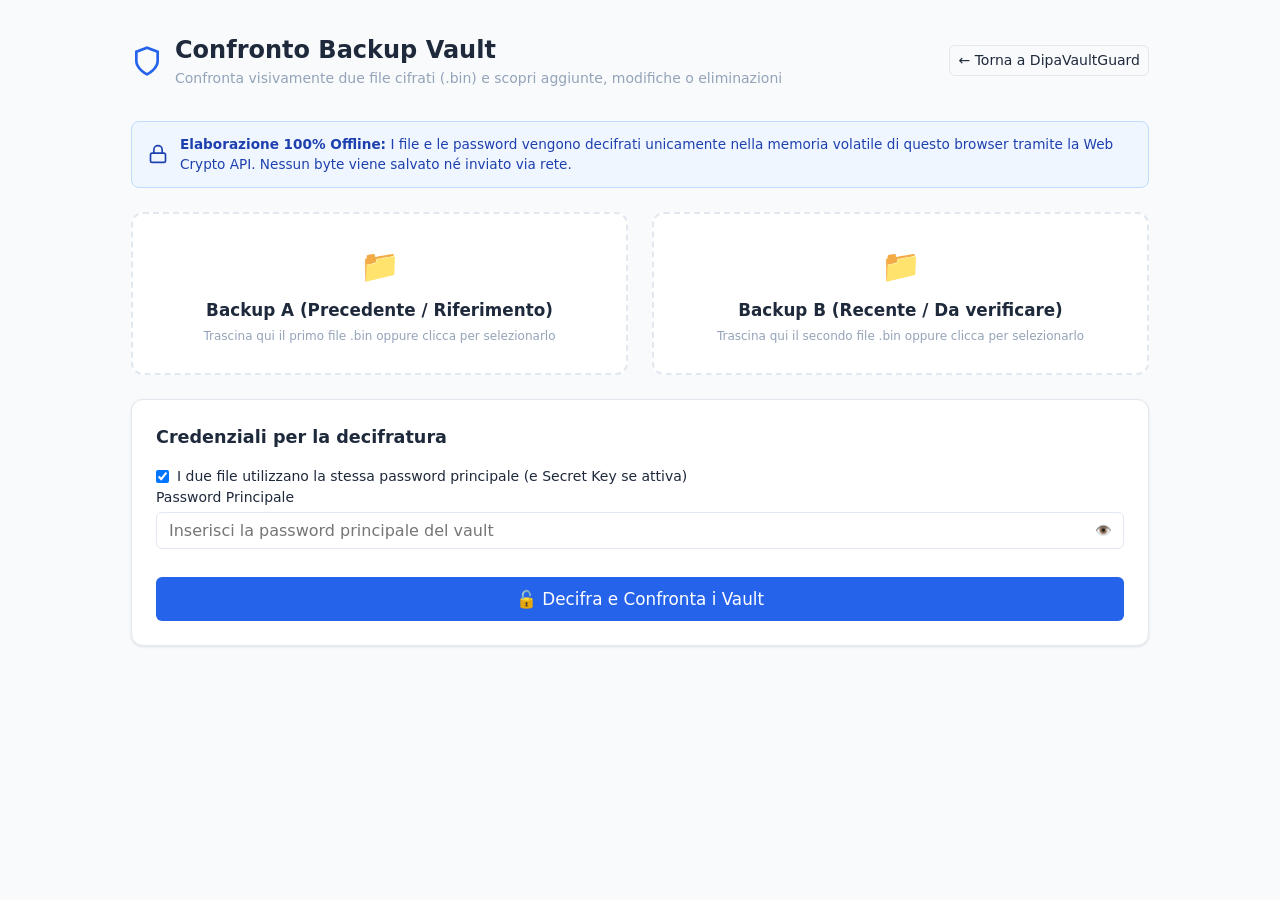
<file: confronta.html>
<!DOCTYPE html>
<html lang="it">
<head>
    <meta charset="UTF-8">
    <meta name="viewport" content="width=device-width, initial-scale=1.0">
    <title>Confronto Backup — DipaVaultGuard</title>
    <link rel="stylesheet" href="./css_Claude_2FA/style_Claude_2FA.css">
    <style>
        .diff-container {
            max-width: 1050px;
            margin: 0 auto;
            padding: 2rem 1rem 4rem;
        }
        .diff-header {
            display: flex;
            justify-content: space-between;
            align-items: center;
            margin-bottom: 2rem;
            flex-wrap: wrap;
            gap: 1rem;
        }
        .diff-header-title {
            display: flex;
            align-items: center;
            gap: 0.75rem;
        }
        .diff-header-title h1 {
            font-size: 1.5rem;
            color: var(--text-primary);
        }
        .file-drop-grid {
            display: grid;
            grid-template-columns: 1fr 1fr;
            gap: 1.5rem;
            margin-bottom: 1.5rem;
        }
        @media (max-width: 768px) {
            .file-drop-grid {
                grid-template-columns: 1fr;
            }
        }
        .file-drop-zone {
            background: var(--surface);
            border: 2px dashed var(--border);
            border-radius: var(--radius-lg);
            padding: 1.75rem 1.25rem;
            text-align: center;
            cursor: pointer;
            transition: var(--transition);
            position: relative;
        }
        .file-drop-zone:hover, .file-drop-zone.dragover {
            border-color: var(--primary);
            background: var(--primary-light);
        }
        .file-drop-zone.file-loaded {
            border-style: solid;
            border-color: var(--success);
            background: #f0fdf4;
        }
        .file-info-badge {
            display: inline-block;
            margin-top: 0.5rem;
            font-size: 0.8rem;
            padding: 0.2rem 0.6rem;
            border-radius: 999px;
            font-weight: 500;
        }
        .badge-2skd {
            background: #fef3c7;
            color: #92400e;
            border: 1px solid #fde68a;
        }
        .badge-v1 {
            background: #e0f2fe;
            color: #0369a1;
        }
        .cred-card {
            background: var(--surface);
            border: 1px solid var(--border);
            border-radius: var(--radius-lg);
            padding: 1.5rem;
            margin-bottom: 1.5rem;
            box-shadow: var(--shadow-sm);
        }
        .summary-grid {
            display: grid;
            grid-template-columns: repeat(auto-fit, minmax(150px, 1fr));
            gap: 1rem;
            margin-bottom: 1.5rem;
        }
        .summary-card {
            background: var(--surface);
            border-radius: var(--radius-md);
            padding: 1rem;
            text-align: center;
            border: 1px solid var(--border);
            box-shadow: var(--shadow-sm);
        }
        .summary-card.stat-added { border-top: 4px solid var(--success); }
        .summary-card.stat-mod { border-top: 4px solid var(--warning); }
        .summary-card.stat-del { border-top: 4px solid var(--danger); }
        .summary-card.stat-same { border-top: 4px solid var(--text-muted); }
        .summary-num {
            font-size: 1.75rem;
            font-weight: 700;
            line-height: 1.2;
        }
        .summary-label {
            font-size: 0.8rem;
            color: var(--text-secondary);
            margin-top: 0.25rem;
        }
        .filter-bar {
            display: flex;
            gap: 0.5rem;
            flex-wrap: wrap;
            align-items: center;
            margin-bottom: 1.5rem;
        }
        .filter-btn {
            padding: 0.4rem 0.8rem;
            border-radius: 999px;
            font-size: 0.85rem;
            background: var(--surface);
            border: 1px solid var(--border);
            color: var(--text-secondary);
            cursor: pointer;
            transition: var(--transition);
        }
        .filter-btn.active {
            background: var(--primary);
            color: white;
            border-color: var(--primary);
        }
        .diff-card {
            background: var(--surface);
            border-radius: var(--radius-md);
            border: 1px solid var(--border);
            padding: 1.25rem;
            margin-bottom: 1rem;
            box-shadow: var(--shadow-sm);
            transition: var(--transition);
        }
        .diff-card.diff-added {
            border-left: 5px solid var(--success);
            background: #fcfdfc;
        }
        .diff-card.diff-removed {
            border-left: 5px solid var(--danger);
            background: #fffafa;
        }
        .diff-card.diff-modified {
            border-left: 5px solid var(--warning);
            background: #fffdfa;
        }
        .diff-card.diff-identical {
            border-left: 5px solid #cbd5e1;
            opacity: 0.85;
        }
        .diff-card-header {
            display: flex;
            justify-content: space-between;
            align-items: center;
            flex-wrap: wrap;
            gap: 0.5rem;
            margin-bottom: 0.75rem;
        }
        .diff-item-title {
            font-size: 1.15rem;
            font-weight: 600;
            color: var(--text-primary);
            display: flex;
            align-items: center;
            gap: 0.5rem;
        }
        .diff-tag {
            font-size: 0.75rem;
            font-weight: 600;
            padding: 0.2rem 0.5rem;
            border-radius: 4px;
            text-transform: uppercase;
        }
        .tag-added { background: #dcfce7; color: #166534; }
        .tag-removed { background: #fee2e2; color: #991b1b; }
        .tag-modified { background: #fef3c7; color: #92400e; }
        .tag-identical { background: #f1f5f9; color: #475569; }

        .diff-table {
            width: 100%;
            border-collapse: collapse;
            font-size: 0.9rem;
            margin-top: 0.5rem;
        }
        .diff-table th, .diff-table td {
            padding: 0.5rem 0.75rem;
            text-align: left;
            border-top: 1px solid var(--border);
            vertical-align: top;
        }
        .diff-table th {
            width: 120px;
            color: var(--text-secondary);
            font-weight: 500;
            background: rgba(0,0,0,0.01);
        }
        .diff-val-old {
            background: #fee2e2;
            color: #991b1b;
            padding: 0.2rem 0.4rem;
            border-radius: 4px;
            display: inline-block;
            word-break: break-all;
        }
        .diff-val-new {
            background: #dcfce7;
            color: #166534;
            padding: 0.2rem 0.4rem;
            border-radius: 4px;
            display: inline-block;
            word-break: break-all;
        }
        .masked-pwd {
            font-family: var(--font-mono);
            letter-spacing: 2px;
        }
        .raw-pwd {
            font-family: var(--font-mono);
            background: #f1f5f9;
            padding: 0.15rem 0.4rem;
            border-radius: 4px;
        }
        .btn-mini {
            padding: 0.15rem 0.4rem;
            font-size: 0.75rem;
            border: 1px solid var(--border);
            border-radius: 4px;
            background: var(--surface);
            cursor: pointer;
            margin-left: 0.35rem;
        }
        .btn-mini:hover { background: var(--bg); }
        .notes-box {
            white-space: pre-wrap;
            font-family: inherit;
            font-size: 0.85rem;
            padding: 0.4rem 0.6rem;
            border-radius: 4px;
            max-height: 150px;
            overflow-y: auto;
        }
        .toast-popup {
            position: fixed;
            bottom: 2rem;
            right: 2rem;
            background: #1e293b;
            color: white;
            padding: 0.75rem 1.25rem;
            border-radius: var(--radius-md);
            box-shadow: var(--shadow-lg);
            font-size: 0.9rem;
            z-index: 9999;
            animation: fadeIn 0.2s ease-out;
        }
        @keyframes fadeIn {
            from { opacity: 0; transform: translateY(10px); }
            to { opacity: 1; transform: translateY(0); }
        }
        .security-banner {
            background: #eff6ff;
            border: 1px solid #bfdbfe;
            border-radius: var(--radius-md);
            padding: 0.75rem 1rem;
            margin-bottom: 1.5rem;
            font-size: 0.85rem;
            color: #1e40af;
            display: flex;
            align-items: center;
            gap: 0.75rem;
        }
    </style>
</head>
<body>
    <div class="diff-container">
        <!-- Header -->
        <header class="diff-header">
            <div class="diff-header-title">
                <svg class="icon icon-shield text-primary" style="width: 32px; height: 32px;" viewBox="0 0 24 24" fill="none" stroke="currentColor" stroke-width="2">
                    <path d="M12 22s8-4 8-10V5l-8-3-8 3v7c0 6 8 10 8 10z"/>
                </svg>
                <div>
                    <h1>Confronto Backup Vault</h1>
                    <p class="text-sm text-muted">Confronta visivamente due file cifrati (.bin) e scopri aggiunte, modifiche o eliminazioni</p>
                </div>
            </div>
            <a href="index.html" class="btn btn-secondary btn-sm">
                ← Torna a DipaVaultGuard
            </a>
        </header>

        <div class="security-banner">
            <svg style="width:20px;height:20px;flex-shrink:0;" viewBox="0 0 24 24" fill="none" stroke="currentColor" stroke-width="2">
                <rect x="3" y="11" width="18" height="11" rx="2" ry="2"></rect>
                <path d="M7 11V7a5 5 0 0 1 10 0v4"></path>
            </svg>
            <div>
                <strong>Elaborazione 100% Offline:</strong> I file e le password vengono decifrati unicamente nella memoria volatile di questo browser tramite la Web Crypto API. Nessun byte viene salvato né inviato via rete.
            </div>
        </div>

        <!-- File selection boxes -->
        <div class="file-drop-grid">
            <!-- File A -->
            <div class="file-drop-zone" id="drop-zone-a" onclick="document.getElementById('file-input-a').click()">
                <input type="file" id="file-input-a" accept=".bin,.enc" class="hidden">
                <div style="font-size: 2rem; margin-bottom: 0.5rem;">📁</div>
                <h3 style="font-size: 1.05rem; margin-bottom: 0.25rem;">Backup A (Precedente / Riferimento)</h3>
                <p class="text-xs text-muted" id="file-desc-a">Trascina qui il primo file .bin oppure clicca per selezionarlo</p>
                <div id="file-meta-a" class="mt-2 hidden"></div>
            </div>

            <!-- File B -->
            <div class="file-drop-zone" id="drop-zone-b" onclick="document.getElementById('file-input-b').click()">
                <input type="file" id="file-input-b" accept=".bin,.enc" class="hidden">
                <div style="font-size: 2rem; margin-bottom: 0.5rem;">📁</div>
                <h3 style="font-size: 1.05rem; margin-bottom: 0.25rem;">Backup B (Recente / Da verificare)</h3>
                <p class="text-xs text-muted" id="file-desc-b">Trascina qui il secondo file .bin oppure clicca per selezionarlo</p>
                <div id="file-meta-b" class="mt-2 hidden"></div>
            </div>
        </div>

        <!-- Credentials Card -->
        <div class="cred-card">
            <h3 style="font-size: 1.1rem; margin-bottom: 1rem;">Credenziali per la decifratura</h3>

            <div class="mb-3">
                <label class="checkbox-label text-sm">
                    <input type="checkbox" id="check-same-creds" checked>
                    <span>I due file utilizzano la stessa password principale (e Secret Key se attiva)</span>
                </label>
            </div>

            <!-- Common Credentials -->
            <div id="group-common-creds">
                <div class="form-group">
                    <label for="pwd-common">Password Principale</label>
                    <div class="input-with-icon">
                        <input type="password" id="pwd-common" placeholder="Inserisci la password principale del vault" autocomplete="off">
                        <button type="button" class="btn-icon" onclick="toggleVisibility('pwd-common')">👁️</button>
                    </div>
                </div>

                <div class="form-group hidden" id="group-secret-key-common">
                    <label for="sk-common">Secret Key (2SKD)</label>
                    <input type="text" id="sk-common" placeholder="es. DVG2-XXXXXX-XXXXXX-XXXXXX-XXXXXX" autocomplete="off">
                    <span class="text-xs text-muted">Uno o entrambi i file richiedono la Secret Key ad alta entropia.</span>
                </div>
            </div>

            <!-- Separate Credentials (hidden by default) -->
            <div id="group-separate-creds" class="hidden">
                <div class="form-row">
                    <div class="flex-half">
                        <h4>Credenziali Backup A</h4>
                        <div class="form-group mt-2">
                            <label for="pwd-a">Password A</label>
                            <input type="password" id="pwd-a" placeholder="Password Backup A">
                        </div>
                        <div class="form-group hidden" id="group-sk-a">
                            <label for="sk-a">Secret Key A</label>
                            <input type="text" id="sk-a" placeholder="DVG2-...">
                        </div>
                    </div>
                    <div class="flex-half">
                        <h4>Credenziali Backup B</h4>
                        <div class="form-group mt-2">
                            <label for="pwd-b">Password B</label>
                            <input type="password" id="pwd-b" placeholder="Password Backup B">
                        </div>
                        <div class="form-group hidden" id="group-sk-b">
                            <label for="sk-b">Secret Key B</label>
                            <input type="text" id="sk-b" placeholder="DVG2-...">
                        </div>
                    </div>
                </div>
            </div>

            <button type="button" class="btn btn-primary btn-block mt-3" id="btn-compare" style="padding: 0.75rem; font-size: 1.05rem;" disabled>
                🔓 Decifra e Confronta i Vault
            </button>
            <div id="compare-status" class="text-center text-sm text-muted mt-2 hidden"></div>
        </div>

        <!-- Results Section (hidden until comparison is performed) -->
        <div id="results-section" class="hidden">
            <!-- Metadata Comparison Banner -->
            <div style="background: var(--surface); border: 1px solid var(--border); border-radius: var(--radius-md); padding: 1rem; margin-bottom: 1.5rem; display: flex; justify-content: space-between; flex-wrap: wrap; gap: 0.75rem;" class="text-sm">
                <div>
                    <strong>Data Backup A:</strong> <span id="meta-date-a" class="text-muted">-</span>
                </div>
                <div>
                    <strong>Data Backup B:</strong> <span id="meta-date-b" class="text-muted">-</span>
                </div>
                <div>
                    <strong>Esito date:</strong> <span id="meta-date-diff" class="text-primary font-bold">-</span>
                </div>
            </div>

            <!-- Summary KPI Grid -->
            <div class="summary-grid">
                <div class="summary-card stat-added">
                    <div class="summary-num text-success" id="stat-added">0</div>
                    <div class="summary-label">Voci Nuove in B</div>
                </div>
                <div class="summary-card stat-mod">
                    <div class="summary-num text-warning" id="stat-mod">0</div>
                    <div class="summary-label">Voci Modificate</div>
                </div>
                <div class="summary-card stat-del">
                    <div class="summary-num text-danger" id="stat-del">0</div>
                    <div class="summary-label">Voci Eliminate in B</div>
                </div>
                <div class="summary-card stat-same">
                    <div class="summary-num text-muted" id="stat-same">0</div>
                    <div class="summary-label">Voci Invariate</div>
                </div>
            </div>

            <!-- Categories diff notice if any -->
            <div id="categories-diff-box" class="hidden" style="background: #f8fafc; border-left: 4px solid var(--primary); padding: 0.75rem 1rem; margin-bottom: 1.5rem; border-radius: 4px; font-size: 0.85rem;"></div>

            <!-- Filters & Actions -->
            <div style="display:flex; justify-content: space-between; align-items: center; flex-wrap: wrap; gap: 1rem; margin-bottom: 1rem;">
                <div class="filter-bar" style="margin-bottom:0;">
                    <button class="filter-btn active" data-filter="diffs" id="btn-filter-diffs">Solo Differenze (<span id="cnt-diffs">0</span>)</button>
                    <button class="filter-btn" data-filter="mod">Modificate (<span id="cnt-mod">0</span>)</button>
                    <button class="filter-btn" data-filter="added">Aggiunte (<span id="cnt-added">0</span>)</button>
                    <button class="filter-btn" data-filter="removed">Rimosse (<span id="cnt-del">0</span>)</button>
                    <button class="filter-btn" data-filter="same">Invariate (<span id="cnt-same">0</span>)</button>
                    <button class="filter-btn" data-filter="all">Tutte (<span id="cnt-all">0</span>)</button>
                </div>

                <div style="display:flex; gap: 0.5rem; flex-grow: 1; max-width: 350px;">
                    <input type="text" id="diff-search" placeholder="Cerca tra le voci..." style="padding: 0.4rem 0.6rem; font-size: 0.85rem;">
                    <button class="btn btn-secondary btn-sm" id="btn-export-report" title="Esporta resoconto testuale">
                        📥 Report
                    </button>
                </div>
            </div>

            <!-- List of Diff Cards -->
            <div id="diff-list"></div>
        </div>
    </div>

    <!-- Cryptographic Engine and Comparison Script (Self-Contained) -->
    <script>
        // ----------------------------------------------------
        // Web Crypto Implementation (Compatible with DipaVaultGuard v1 & 2SKD)
        // ----------------------------------------------------
        const MAGIC_2SKD = new Uint8Array([0x32, 0x53, 0x4B, 0x44]); // ASCII "2SKD"
        const SECRET_KEY_ALPHABET = '0123456789ABCDEFGHJKMNPQRSTVWXYZ';

        function hasMagicPrefix(packedData) {
            const data = packedData instanceof Uint8Array ? packedData : new Uint8Array(packedData);
            if (data.length < MAGIC_2SKD.length) return false;
            for (let i = 0; i < MAGIC_2SKD.length; i++) {
                if (data[i] !== MAGIC_2SKD[i]) return false;
            }
            return true;
        }

        function isSecretKeyRequired(packedData) {
            return hasMagicPrefix(packedData);
        }

        function parseSecretKey(formatted) {
            const withoutPrefix = formatted.trim().toUpperCase().replace(/^DVG2-?/, '');
            const clean = withoutPrefix.replace(/[^0-9A-Z]/g, '');
            let bits = '';
            for (const c of clean) {
                const val = SECRET_KEY_ALPHABET.indexOf(c);
                if (val === -1) continue;
                bits += val.toString(2).padStart(5, '0');
            }
            const bytes = [];
            for (let i = 0; i + 8 <= bits.length; i += 8) {
                bytes.push(parseInt(bits.substring(i, i + 8), 2));
            }
            return new Uint8Array(bytes);
        }

        async function deriveKeyFromPasswordOnly(password, salt) {
            const enc = new TextEncoder();
            const passwordKey = await crypto.subtle.importKey(
                "raw", enc.encode(password), { name: "PBKDF2" }, false, ["deriveBits", "deriveKey"]
            );
            return await crypto.subtle.deriveKey(
                { name: "PBKDF2", salt, iterations: 600000, hash: "SHA-256" },
                passwordKey, { name: "AES-GCM", length: 256 }, false, ["encrypt", "decrypt"]
            );
        }

        async function deriveKeyFromPasswordAndSecretKey(password, secretKeyRaw, salt) {
            const enc = new TextEncoder();
            const passwordKey = await crypto.subtle.importKey(
                "raw", enc.encode(password), { name: "PBKDF2" }, false, ["deriveBits"]
            );
            const passwordBits = new Uint8Array(await crypto.subtle.deriveBits(
                { name: "PBKDF2", salt, iterations: 600000, hash: "SHA-256" }, passwordKey, 256
            ));

            const secretMaterial = await crypto.subtle.importKey("raw", secretKeyRaw, { name: "HKDF" }, false, ["deriveBits"]);
            const secretBits = new Uint8Array(await crypto.subtle.deriveBits(
                { name: "HKDF", hash: "SHA-256", salt, info: enc.encode("dipavaultguard-2skd") }, secretMaterial, 256
            ));

            const combined = new Uint8Array(32);
            for (let i = 0; i < 32; i++) combined[i] = passwordBits[i] ^ secretBits[i];

            return await crypto.subtle.importKey("raw", combined, { name: "AES-GCM" }, false, ["encrypt", "decrypt"]);
        }

        async function decryptVaultBlob(password, packedData, secretKeyStr = '') {
            const requiresSecretKey = hasMagicPrefix(packedData);
            const body = requiresSecretKey ? packedData.slice(MAGIC_2SKD.length) : packedData;

            const salt = body.slice(0, 16);
            const ivKey = body.slice(16, 28);
            const encryptedVaultKey = body.slice(28, 76);

            let derivedKey;
            if (requiresSecretKey) {
                if (!secretKeyStr || !secretKeyStr.trim()) {
                    throw new Error("SECRET_KEY_REQUIRED");
                }
                const secretKeyRaw = parseSecretKey(secretKeyStr);
                derivedKey = await deriveKeyFromPasswordAndSecretKey(password, secretKeyRaw, salt);
            } else {
                derivedKey = await deriveKeyFromPasswordOnly(password, salt);
            }

            const vaultKeyRawBuffer = await crypto.subtle.decrypt(
                { name: "AES-GCM", iv: ivKey }, derivedKey, encryptedVaultKey
            );
            const vaultKeyRaw = new Uint8Array(vaultKeyRawBuffer);

            const iv = body.slice(76, 88);
            const encryptedData = body.slice(88);

            const vaultKey = await crypto.subtle.importKey(
                "raw", vaultKeyRaw, { name: "AES-GCM" }, false, ["decrypt"]
            );

            const decryptedData = await crypto.subtle.decrypt(
                { name: "AES-GCM", iv }, vaultKey, encryptedData
            );

            const dec = new TextDecoder();
            const jsonStr = dec.decode(decryptedData);
            return JSON.parse(jsonStr);
        }

        // ----------------------------------------------------
        // UI & Comparison Controller
        // ----------------------------------------------------
        let fileAData = null;
        let fileAName = '';
        let fileBData = null;
        let fileBName = '';

        let vaultA = null;
        let vaultB = null;
        let comparisonResults = [];
        let currentFilter = 'diffs';

        // Toast Helper
        function showToast(msg) {
            const t = document.createElement('div');
            t.className = 'toast-popup';
            t.textContent = msg;
            document.body.appendChild(t);
            setTimeout(() => {
                t.style.opacity = '0';
                t.style.transition = 'opacity 0.3s ease';
                setTimeout(() => t.remove(), 300);
            }, 3000);
        }

        function toggleVisibility(inputId) {
            const el = document.getElementById(inputId);
            if (el) {
                el.type = el.type === 'password' ? 'text' : 'password';
            }
        }

        // File Selection Handlers
        function setupDropZone(dropId, inputId, onFileLoaded) {
            const dropZone = document.getElementById(dropId);
            const fileInput = document.getElementById(inputId);

            ['dragenter', 'dragover'].forEach(eName => {
                dropZone.addEventListener(eName, (e) => {
                    e.preventDefault();
                    e.stopPropagation();
                    dropZone.classList.add('dragover');
                });
            });

            ['dragleave', 'drop'].forEach(eName => {
                dropZone.addEventListener(eName, (e) => {
                    e.preventDefault();
                    e.stopPropagation();
                    dropZone.classList.remove('dragover');
                });
            });

            dropZone.addEventListener('drop', (e) => {
                const files = e.dataTransfer.files;
                if (files.length > 0) processFile(files[0]);
            });

            fileInput.addEventListener('change', (e) => {
                if (e.target.files.length > 0) processFile(e.target.files[0]);
            });

            function processFile(file) {
                const reader = new FileReader();
                reader.onload = (ev) => {
                    const u8 = new Uint8Array(ev.target.result);
                    onFileLoaded(file.name, u8, file.size, file.lastModified);
                };
                reader.readAsArrayBuffer(file);
            }
        }

        setupDropZone('drop-zone-a', 'file-input-a', (name, u8, size, lastMod) => {
            fileAData = u8;
            fileAName = name;
            updateDropZoneUI('a', name, size, lastMod, isSecretKeyRequired(u8));
            checkCanCompare();
        });

        setupDropZone('drop-zone-b', 'file-input-b', (name, u8, size, lastMod) => {
            fileBData = u8;
            fileBName = name;
            updateDropZoneUI('b', name, size, lastMod, isSecretKeyRequired(u8));
            checkCanCompare();
        });

        function updateDropZoneUI(type, name, size, lastMod, is2skd) {
            const zone = document.getElementById(`drop-zone-${type}`);
            const desc = document.getElementById(`file-desc-${type}`);
            const meta = document.getElementById(`file-meta-${type}`);

            zone.classList.add('file-loaded');
            desc.textContent = `${name} (${(size / 1024).toFixed(1)} KB)`;
            
            meta.classList.remove('hidden');
            meta.innerHTML = `
                <span class="file-info-badge ${is2skd ? 'badge-2skd' : 'badge-v1'}">
                    ${is2skd ? '🔒 Protetto con Secret Key (2SKD)' : '🔑 Standard (Password)'}
                </span>
            `;

            // Adjust Secret Key input visibility
            updateSecretKeyInputsVisibility();
        }

        function updateSecretKeyInputsVisibility() {
            const need2SKDA = fileAData && isSecretKeyRequired(fileAData);
            const need2SKDB = fileBData && isSecretKeyRequired(fileBData);
            const sameCreds = document.getElementById('check-same-creds').checked;

            if (sameCreds) {
                document.getElementById('group-secret-key-common').classList.toggle('hidden', !(need2SKDA || need2SKDB));
            } else {
                document.getElementById('group-sk-a').classList.toggle('hidden', !need2SKDA);
                document.getElementById('group-sk-b').classList.toggle('hidden', !need2SKDB);
            }
        }

        document.getElementById('check-same-creds').addEventListener('change', (e) => {
            const same = e.target.checked;
            document.getElementById('group-common-creds').classList.toggle('hidden', !same);
            document.getElementById('group-separate-creds').classList.toggle('hidden', same);
            updateSecretKeyInputsVisibility();
        });

        function checkCanCompare() {
            const can = !!(fileAData && fileBData);
            document.getElementById('btn-compare').disabled = !can;
        }

        // Compare Action
        document.getElementById('btn-compare').addEventListener('click', async () => {
            const sameCreds = document.getElementById('check-same-creds').checked;
            const statusEl = document.getElementById('compare-status');
            const btn = document.getElementById('btn-compare');

            statusEl.classList.remove('hidden');
            statusEl.textContent = "Decifratura in corso con PBKDF2 (600.000 iterazioni)...";
            btn.disabled = true;

            let pwdA = '', pwdB = '', skA = '', skB = '';
            if (sameCreds) {
                pwdA = pwdB = document.getElementById('pwd-common').value;
                skA = skB = document.getElementById('sk-common').value;
            } else {
                pwdA = document.getElementById('pwd-a').value;
                pwdB = document.getElementById('pwd-b').value;
                skA = document.getElementById('sk-a').value;
                skB = document.getElementById('sk-b').value;
            }

            if (!pwdA || !pwdB) {
                alert("Inserisci la password principale per procedere.");
                btn.disabled = false;
                statusEl.classList.add('hidden');
                return;
            }

            try {
                // Decrypt Vault A
                statusEl.textContent = "Decifratura Backup A...";
                try {
                    vaultA = await decryptVaultBlob(pwdA, fileAData, skA);
                } catch (e) {
                    if (e.message === 'SECRET_KEY_REQUIRED') {
                        throw new Error("Il Backup A richiede la Secret Key (2SKD). Inseriscila nel campo apposito.");
                    }
                    throw new Error("Impossibile decifrare il Backup A: password o Secret Key errata.");
                }

                // Decrypt Vault B
                statusEl.textContent = "Decifratura Backup B...";
                try {
                    vaultB = await decryptVaultBlob(pwdB, fileBData, skB);
                } catch (e) {
                    if (e.message === 'SECRET_KEY_REQUIRED') {
                        throw new Error("Il Backup B richiede la Secret Key (2SKD). Inseriscila nel campo apposito.");
                    }
                    throw new Error("Impossibile decifrare il Backup B: password o Secret Key errata.");
                }

                statusEl.textContent = "Confronto delle voci in corso...";
                runDiffAnalysis(vaultA, vaultB);

                statusEl.textContent = "Confronto completato con successo!";
                setTimeout(() => statusEl.classList.add('hidden'), 2000);
            } catch (err) {
                console.error(err);
                alert("Errore: " + err.message);
                statusEl.classList.add('hidden');
            } finally {
                btn.disabled = false;
            }
        });

        // ----------------------------------------------------
        // Diff Engine
        // ----------------------------------------------------
        function normalizeItems(items) {
            if (!items) return [];
            if (Array.isArray(items)) return items;
            return Object.values(items);
        }

        function runDiffAnalysis(vA, vB) {
            const listA = normalizeItems(vA.items);
            const listB = normalizeItems(vB.items);

            // Metadata dates
            const dateA = vA.lastUpdated ? new Date(vA.lastUpdated) : null;
            const dateB = vB.lastUpdated ? new Date(vB.lastUpdated) : null;

            document.getElementById('meta-date-a').textContent = dateA ? dateA.toLocaleString('it-IT') : 'Non indicata';
            document.getElementById('meta-date-b').textContent = dateB ? dateB.toLocaleString('it-IT') : 'Non indicata';

            if (dateA && dateB) {
                if (dateB.getTime() > dateA.getTime()) {
                    document.getElementById('meta-date-diff').textContent = "✓ Il Backup B è più recente di A";
                    document.getElementById('meta-date-diff').className = "text-success font-bold";
                } else if (dateA.getTime() > dateB.getTime()) {
                    document.getElementById('meta-date-diff').textContent = "⚠️ Il Backup A è più recente di B";
                    document.getElementById('meta-date-diff').className = "text-warning font-bold";
                } else {
                    document.getElementById('meta-date-diff').textContent = "I due backup hanno la stessa data";
                    document.getElementById('meta-date-diff').className = "text-muted font-bold";
                }
            } else {
                document.getElementById('meta-date-diff').textContent = "-";
            }

            // Categories diff
            const catA = new Set(vA.categories || []);
            const catB = new Set(vB.categories || []);
            const addedCat = [...catB].filter(c => !catA.has(c));
            const removedCat = [...catA].filter(c => !catB.has(c));
            const catBox = document.getElementById('categories-diff-box');
            if (addedCat.length > 0 || removedCat.length > 0) {
                catBox.classList.remove('hidden');
                let catHtml = `<strong>Differenze Categorie:</strong><br>`;
                if (addedCat.length > 0) catHtml += `<span class="text-success">+ Aggiunte in B: ${addedCat.join(', ')}</span><br>`;
                if (removedCat.length > 0) catHtml += `<span class="text-danger">- Eliminate in B: ${removedCat.join(', ')}</span>`;
                catBox.innerHTML = catHtml;
            } else {
                catBox.classList.add('hidden');
            }

            // Map items by ID
            const mapAById = new Map();
            const mapAByNameUser = new Map();
            listA.forEach(item => {
                if (item.id) mapAById.set(item.id, item);
                const key = `${(item.name || '').trim().toLowerCase()}|||${(item.username || '').trim().toLowerCase()}`;
                mapAByNameUser.set(key, item);
            });

            const processedAIds = new Set();
            comparisonResults = [];

            // Process all items in B
            listB.forEach(itemB => {
                let matchA = null;
                if (itemB.id && mapAById.has(itemB.id)) {
                    matchA = mapAById.get(itemB.id);
                } else {
                    const key = `${(itemB.name || '').trim().toLowerCase()}|||${(itemB.username || '').trim().toLowerCase()}`;
                    if (mapAByNameUser.has(key)) {
                        matchA = mapAByNameUser.get(key);
                    }
                }

                if (matchA) {
                    processedAIds.add(matchA.id);
                    // Compare fields
                    const diffs = getFieldDiffs(matchA, itemB);
                    if (diffs.length === 0) {
                        comparisonResults.push({
                            status: 'identical',
                            itemA: matchA,
                            itemB: itemB,
                            diffs: []
                        });
                    } else {
                        comparisonResults.push({
                            status: 'modified',
                            itemA: matchA,
                            itemB: itemB,
                            diffs: diffs
                        });
                    }
                } else {
                    // Item in B doesn't exist in A
                    comparisonResults.push({
                        status: 'added',
                        itemA: null,
                        itemB: itemB,
                        diffs: []
                    });
                }
            });

            // Any remaining items in A were removed in B
            listA.forEach(itemA => {
                if (!processedAIds.has(itemA.id)) {
                    comparisonResults.push({
                        status: 'removed',
                        itemA: itemA,
                        itemB: null,
                        diffs: []
                    });
                }
            });

            // Sort comparisonResults: modified first, then added, then removed, then identical; alphabetically by name
            const order = { 'modified': 1, 'added': 2, 'removed': 3, 'identical': 4 };
            comparisonResults.sort((x, y) => {
                if (order[x.status] !== order[y.status]) {
                    return order[x.status] - order[y.status];
                }
                const nameX = (x.itemB || x.itemA)?.name || '';
                const nameY = (y.itemB || y.itemA)?.name || '';
                return nameX.localeCompare(nameY);
            });

            // Update stats
            const countAdded = comparisonResults.filter(r => r.status === 'added').length;
            const countMod = comparisonResults.filter(r => r.status === 'modified').length;
            const countDel = comparisonResults.filter(r => r.status === 'removed').length;
            const countSame = comparisonResults.filter(r => r.status === 'identical').length;
            const countDiffs = countAdded + countMod + countDel;

            document.getElementById('stat-added').textContent = countAdded;
            document.getElementById('stat-mod').textContent = countMod;
            document.getElementById('stat-del').textContent = countDel;
            document.getElementById('stat-same').textContent = countSame;

            document.getElementById('cnt-diffs').textContent = countDiffs;
            document.getElementById('cnt-mod').textContent = countMod;
            document.getElementById('cnt-added').textContent = countAdded;
            document.getElementById('cnt-del').textContent = countDel;
            document.getElementById('cnt-same').textContent = countSame;
            document.getElementById('cnt-all').textContent = comparisonResults.length;

            document.getElementById('results-section').classList.remove('hidden');
            renderDiffList();
        }

        function getFieldDiffs(a, b) {
            const fields = [
                { key: 'name', label: 'Nome' },
                { key: 'username', label: 'Nome Utente' },
                { key: 'password', label: 'Password' },
                { key: 'url', label: 'Sito Web' },
                { key: 'category', label: 'Categoria' },
                { key: 'notes', label: 'Note' },
                { key: 'favorite', label: 'Preferito' }
            ];

            const diffs = [];
            fields.forEach(f => {
                const valA = a[f.key] !== undefined && a[f.key] !== null ? String(a[f.key]) : '';
                const valB = b[f.key] !== undefined && b[f.key] !== null ? String(b[f.key]) : '';
                if (valA !== valB) {
                    diffs.push({
                        field: f.key,
                        label: f.label,
                        oldVal: valA,
                        newVal: valB
                    });
                }
            });
            return diffs;
        }

        // ----------------------------------------------------
        // Rendering Diff Cards
        // ----------------------------------------------------
        function escapeHtml(str) {
            if (!str) return '';
            return str
                .replace(/&/g, '&amp;')
                .replace(/</g, '&lt;')
                .replace(/>/g, '&gt;')
                .replace(/"/g, '&quot;')
                .replace(/'/g, '&#039;');
        }

        function renderDiffList() {
            const container = document.getElementById('diff-list');
            const query = (document.getElementById('diff-search').value || '').trim().toLowerCase();
            container.innerHTML = '';

            let filtered = comparisonResults;

            // Apply category/type filter
            if (currentFilter === 'diffs') {
                filtered = filtered.filter(r => r.status !== 'identical');
            } else if (currentFilter === 'mod') {
                filtered = filtered.filter(r => r.status === 'modified');
            } else if (currentFilter === 'added') {
                filtered = filtered.filter(r => r.status === 'added');
            } else if (currentFilter === 'removed') {
                filtered = filtered.filter(r => r.status === 'removed');
            } else if (currentFilter === 'same') {
                filtered = filtered.filter(r => r.status === 'identical');
            }

            // Apply search query
            if (query) {
                filtered = filtered.filter(r => {
                    const item = r.itemB || r.itemA;
                    return (item.name && item.name.toLowerCase().includes(query)) ||
                           (item.username && item.username.toLowerCase().includes(query)) ||
                           (item.url && item.url.toLowerCase().includes(query)) ||
                           (item.notes && item.notes.toLowerCase().includes(query));
                });
            }

            if (filtered.length === 0) {
                container.innerHTML = `
                    <div class="text-center text-muted p-4" style="background:var(--surface); border-radius:var(--radius-md); border:1px solid var(--border);">
                        Nessuna voce corrisponde ai filtri selezionati.
                    </div>
                `;
                return;
            }

            filtered.forEach((res, idx) => {
                const card = document.createElement('div');
                card.className = `diff-card diff-${res.status}`;
                const item = res.itemB || res.itemA;

                let tagLabel = '';
                let tagClass = '';
                if (res.status === 'added') {
                    tagLabel = '+ Aggiunto in B';
                    tagClass = 'tag-added';
                } else if (res.status === 'removed') {
                    tagLabel = '- Rimosso in B (presente solo in A)';
                    tagClass = 'tag-removed';
                } else if (res.status === 'modified') {
                    tagLabel = `✏️ Modificato (${res.diffs.length} campi)`;
                    tagClass = 'tag-modified';
                } else {
                    tagLabel = '⚪ Identico';
                    tagClass = 'tag-identical';
                }

                let bodyHtml = '';

                if (res.status === 'modified') {
                    bodyHtml = `
                        <table class="diff-table">
                            <thead>
                                <tr>
                                    <th>Campo</th>
                                    <th>Backup A (Precedente)</th>
                                    <th>Backup B (Nuovo)</th>
                                </tr>
                            </thead>
                            <tbody>
                                ${res.diffs.map(d => {
                                    if (d.field === 'password') {
                                        return `
                                            <tr>
                                                <td><strong>${escapeHtml(d.label)}</strong></td>
                                                <td>
                                                    <span class="diff-val-old">
                                                        <span class="masked-pwd" id="pwd-old-${idx}">••••••••</span>
                                                        <span class="raw-pwd hidden" id="pwd-old-raw-${idx}">${escapeHtml(d.oldVal)}</span>
                                                        <button class="btn-mini" onclick="togglePasswordView('pwd-old-${idx}', 'pwd-old-raw-${idx}')">👁️</button>
                                                        <button class="btn-mini" onclick="copyText('${escapeHtml(d.oldVal)}')">📋</button>
                                                    </span>
                                                </td>
                                                <td>
                                                    <span class="diff-val-new">
                                                        <span class="masked-pwd" id="pwd-new-${idx}">••••••••</span>
                                                        <span class="raw-pwd hidden" id="pwd-new-raw-${idx}">${escapeHtml(d.newVal)}</span>
                                                        <button class="btn-mini" onclick="togglePasswordView('pwd-new-${idx}', 'pwd-new-raw-${idx}')">👁️</button>
                                                        <button class="btn-mini" onclick="copyText('${escapeHtml(d.newVal)}')">📋</button>
                                                    </span>
                                                </td>
                                            </tr>
                                        `;
                                    } else if (d.field === 'notes') {
                                        return `
                                            <tr>
                                                <td><strong>${escapeHtml(d.label)}</strong></td>
                                                <td><div class="diff-val-old notes-box">${escapeHtml(d.oldVal) || '<em>(vuoto)</em>'}</div></td>
                                                <td><div class="diff-val-new notes-box">${escapeHtml(d.newVal) || '<em>(vuoto)</em>'}</div></td>
                                            </tr>
                                        `;
                                    } else {
                                        return `
                                            <tr>
                                                <td><strong>${escapeHtml(d.label)}</strong></td>
                                                <td><span class="diff-val-old">${escapeHtml(d.oldVal) || '<em>(vuoto)</em>'}</span></td>
                                                <td><span class="diff-val-new">${escapeHtml(d.newVal) || '<em>(vuoto)</em>'}</span></td>
                                            </tr>
                                        `;
                                    }
                                }).join('')}
                            </tbody>
                        </table>
                    `;
                } else if (res.status === 'added' || res.status === 'removed') {
                    const isAdd = res.status === 'added';
                    bodyHtml = `
                        <div class="text-sm mt-2" style="display:grid; grid-template-columns: repeat(auto-fit, minmax(200px, 1fr)); gap:0.5rem;">
                            <div><strong>Username:</strong> ${escapeHtml(item.username) || '-'}</div>
                            <div>
                                <strong>Password:</strong> 
                                <span class="masked-pwd" id="pwd-single-${idx}">••••••••</span>
                                <span class="raw-pwd hidden" id="pwd-single-raw-${idx}">${escapeHtml(item.password)}</span>
                                <button class="btn-mini" onclick="togglePasswordView('pwd-single-${idx}', 'pwd-single-raw-${idx}')">👁️</button>
                                <button class="btn-mini" onclick="copyText('${escapeHtml(item.password)}')">📋</button>
                            </div>
                            <div><strong>Categoria:</strong> ${escapeHtml(item.category) || '-'}</div>
                            <div><strong>Sito:</strong> ${escapeHtml(item.url) || '-'}</div>
                        </div>
                        ${item.notes ? `<div class="text-xs text-muted mt-2 notes-box" style="background:#f1f5f9;"><strong>Note:</strong><br>${escapeHtml(item.notes)}</div>` : ''}
                    `;
                } else {
                    bodyHtml = `
                        <div class="text-xs text-muted">
                            Username: <strong>${escapeHtml(item.username) || '-'}</strong> | Categoria: <strong>${escapeHtml(item.category) || '-'}</strong> | Nessuna modifica riscontrata
                        </div>
                    `;
                }

                card.innerHTML = `
                    <div class="diff-card-header">
                        <div class="diff-item-title">
                            ${escapeHtml(item.name || 'Senza Nome')}
                            ${item.url ? `<span class="text-xs text-muted" style="font-weight:normal;">(${escapeHtml(item.url)})</span>` : ''}
                        </div>
                        <span class="diff-tag ${tagClass}">${tagLabel}</span>
                    </div>
                    ${bodyHtml}
                `;
                container.appendChild(card);
            });
        }

        window.togglePasswordView = function(maskedId, rawId) {
            const masked = document.getElementById(maskedId);
            const raw = document.getElementById(rawId);
            if (masked && raw) {
                masked.classList.toggle('hidden');
                raw.classList.toggle('hidden');
            }
        };

        window.copyText = function(text) {
            if (!text) return;
            navigator.clipboard.writeText(text).then(() => {
                showToast("Copiato negli appunti!");
            });
        };

        // Filter button events
        document.querySelectorAll('.filter-btn').forEach(btn => {
            btn.addEventListener('click', (e) => {
                document.querySelectorAll('.filter-btn').forEach(b => b.classList.remove('active'));
                btn.classList.add('active');
                currentFilter = btn.getAttribute('data-filter');
                renderDiffList();
            });
        });

        document.getElementById('diff-search').addEventListener('input', renderDiffList);

        // Export Report
        document.getElementById('btn-export-report').addEventListener('click', () => {
            if (!comparisonResults || comparisonResults.length === 0) return;

            let report = `====================================================\n`;
            report += `REPORT DI CONFRONTO BACKUP VAULT — DipaVaultGuard\n`;
            report += `Data Generazione: ${new Date().toLocaleString('it-IT')}\n`;
            report += `Backup A: ${fileAName}\n`;
            report += `Backup B: ${fileBName}\n`;
            report += `====================================================\n\n`;

            const added = comparisonResults.filter(r => r.status === 'added');
            const mod = comparisonResults.filter(r => r.status === 'modified');
            const del = comparisonResults.filter(r => r.status === 'removed');
            const same = comparisonResults.filter(r => r.status === 'identical');

            report += `RIEPILOGO:\n`;
            report += `- Aggiunti in B:   ${added.length}\n`;
            report += `- Modificati:      ${mod.length}\n`;
            report += `- Rimossi in B:    ${del.length}\n`;
            report += `- Invariati:       ${same.length}\n`;
            report += `- Totale analizzati: ${comparisonResults.length}\n\n`;

            if (mod.length > 0) {
                report += `----------------------------------------------------\n`;
                report += `VOCI MODIFICATE (${mod.length})\n`;
                report += `----------------------------------------------------\n`;
                mod.forEach(m => {
                    report += `• [${m.itemB.name}] (Username: ${m.itemB.username || '-'})\n`;
                    m.diffs.forEach(d => {
                        report += `   - ${d.label}: da "${d.oldVal}" a "${d.newVal}"\n`;
                    });
                    report += `\n`;
                });
            }

            if (added.length > 0) {
                report += `----------------------------------------------------\n`;
                report += `VOCI AGGIUNTE IN B (${added.length})\n`;
                report += `----------------------------------------------------\n`;
                added.forEach(a => {
                    report += `• [${a.itemB.name}] Username: "${a.itemB.username || '-'}", Categoria: "${a.itemB.category || '-'}"\n`;
                });
                report += `\n`;
            }

            if (del.length > 0) {
                report += `----------------------------------------------------\n`;
                report += `VOCI RIMOSSE IN B (${del.length})\n`;
                report += `----------------------------------------------------\n`;
                del.forEach(d => {
                    report += `• [${d.itemA.name}] Username: "${d.itemA.username || '-'}", Categoria: "${d.itemA.category || '-'}"\n`;
                });
                report += `\n`;
            }

            const blob = new Blob([report], { type: 'text/plain;charset=utf-8' });
            const url = URL.createObjectURL(blob);
            const a = document.createElement('a');
            a.href = url;
            a.download = `report_confronto_${new Date().toISOString().split('T')[0]}.txt`;
            a.click();
            URL.revokeObjectURL(url);
            showToast("Report testuale scaricato!");
        });
    </script>
</body>
</html>
</file>
<file: css_Claude_2FA/style_Claude_2FA.css>
:root {
  --primary: #2563eb;
  --primary-hover: #1d4ed8;
  --primary-light: #dbeafe;
  --danger: #dc2626;
  --danger-hover: #b91c1c;
  --success: #16a34a;
  --warning: #f59e0b;
  --bg: #f8fafc;
  --surface: #ffffff;
  --text-primary: #1e293b;
  --text-secondary: #64748b;
  --text-muted: #94a3b8;
  --border: #e2e8f0;
  --border-focus: #2563eb;
  --shadow-sm: 0 1px 3px rgba(0,0,0,0.1);
  --shadow-md: 0 4px 6px rgba(0,0,0,0.1);
  --shadow-lg: 0 10px 25px rgba(0,0,0,0.15);
  --radius-sm: 6px;
  --radius-md: 8px;
  --radius-lg: 12px;
  --font-sans: system-ui, -apple-system, sans-serif;
  --font-mono: 'SF Mono', 'Cascadia Code', 'Consolas', monospace;
  --transition: 0.2s ease;
}

* { box-sizing: border-box; margin: 0; padding: 0; }
body { font-family: var(--font-sans); background: var(--bg); color: var(--text-primary); line-height: 1.5; overflow-x: hidden; }
a { color: var(--primary); text-decoration: none; }
a:hover { text-decoration: underline; }
button { font-family: inherit; cursor: pointer; border: none; background: none; }
ul { list-style: none; }

/* Utilities */
.hidden { display: none !important; }
.flex-center { display: flex; align-items: center; justify-content: center; min-height: 100%; }
.text-center { text-align: center; }
.text-sm { font-size: 0.875rem; }
.text-xs { font-size: 0.75rem; }
.text-primary { color: var(--primary); }
.text-danger { color: var(--danger); }
.text-success { color: var(--success); }
.text-warning { color: var(--warning); }
.text-muted { color: var(--text-muted); }
.mb-2 { margin-bottom: 0.5rem; }
.mb-4 { margin-bottom: 1rem; }
.mt-1 { margin-top: 0.25rem; }
.mt-2 { margin-top: 0.5rem; }
.mt-3 { margin-top: 0.75rem; }
.mt-4 { margin-top: 1rem; }
.ml-2 { margin-left: 0.5rem; }
.mr-2 { margin-right: 0.5rem; }
.d-none { display: none; }

@media (min-width: 768px) {
  .d-md-none { display: none !important; }
}
@media (min-width: 640px) {
  .d-sm-inline { display: inline !important; }
}

/* Icons */
.icon { width: 20px; height: 20px; display: inline-block; vertical-align: middle; }
.icon-shield, .icon-key { width: 32px; height: 32px; }

/* Buttons */
.btn { display: inline-flex; align-items: center; justify-content: center; padding: 0.5rem 1rem; font-weight: 500; border-radius: var(--radius-sm); transition: var(--transition); }
.btn-primary { background: var(--primary); color: white; }
.btn-primary:hover { background: var(--primary-hover); }
.btn-secondary { background: var(--bg); border: 1px solid var(--border); color: var(--text-primary); }
.btn-secondary:hover { background: var(--border); }
.btn-danger { background: var(--danger); color: white; }
.btn-danger:hover { background: var(--danger-hover); }
.btn-outline.btn-danger { background: transparent; border: 1px solid var(--danger); color: var(--danger); }
.btn-outline.btn-danger:hover { background: var(--danger); color: white; }
.btn-text { padding: 0; font-weight: inherit; }
.btn-block { width: 100%; }
.btn-sm { padding: 0.25rem 0.5rem; font-size: 0.875rem; }
.btn-icon { padding: 0.5rem; border-radius: 50%; color: var(--text-secondary); transition: var(--transition); }
.btn-icon:hover { background: var(--border); color: var(--text-primary); }

/* Forms */
.form-group { margin-bottom: 1rem; }
.form-group label { display: block; margin-bottom: 0.25rem; font-size: 0.875rem; font-weight: 500; color: var(--text-primary); }
input[type="text"], input[type="password"], input[type="url"], select, textarea { width: 100%; padding: 0.5rem 0.75rem; border: 1px solid var(--border); border-radius: var(--radius-sm); font-family: inherit; font-size: 1rem; transition: var(--transition); background: var(--surface); color: var(--text-primary); }
input:focus, select:focus, textarea:focus { outline: none; border-color: var(--border-focus); box-shadow: 0 0 0 3px var(--primary-light); }
.input-with-icon { position: relative; display: flex; align-items: center; }
.input-with-icon input { padding-right: 2.5rem; }
.input-with-icon .btn-icon { position: absolute; right: 0.25rem; }
.input-with-action { display: flex; }
.flex-grow { flex: 1; }
.form-row { display: flex; gap: 1rem; }
.flex-half { flex: 1; }
.flex-align-end { display: flex; align-items: flex-end; }
.checkbox-label { display: flex; align-items: center; gap: 0.5rem; cursor: pointer; font-weight: normal; }

/* Password Strength */
.password-strength-container { width: 100%; }
.password-strength-bar { height: 4px; background: var(--border); border-radius: 2px; overflow: hidden; margin-top: 0.25rem; margin-bottom: 0.25rem; }
.strength-fill { height: 100%; width: 0; transition: width 0.3s ease, background-color 0.3s ease; }

/* Alerts */
.alert { padding: 0.75rem 1rem; border-radius: var(--radius-sm); margin-bottom: 1rem; font-size: 0.875rem; }
.alert-danger { background: #fef2f2; border: 1px solid #f87171; color: #991b1b; }

/* Cards */
.card { background: var(--surface); border-radius: var(--radius-lg); box-shadow: var(--shadow-lg); padding: 2rem; width: 100%; max-width: 400px; }
.logo-container { text-align: center; margin-bottom: 1.5rem; }
.logo-container h1 { font-size: 1.5rem; margin-top: 0.5rem; }
.divider { display: flex; align-items: center; text-align: center; color: var(--text-muted); font-size: 0.875rem; margin: 1.5rem 0; }
.divider::before, .divider::after { content: ''; flex: 1; border-bottom: 1px solid var(--border); }
.divider::before { margin-right: 0.5rem; }
.divider::after { margin-left: 0.5rem; }

/* Layout - Dashboard */
.screen { min-height: 100%; display: flex; flex-direction: column; }
.dashboard-header { height: 64px; background: var(--surface); border-bottom: 1px solid var(--border); display: flex; align-items: center; justify-content: space-between; padding: 0 1rem; position: sticky; top: 0; z-index: 10; }
.header-left, .header-center, .header-right { display: flex; align-items: center; }
.header-center { flex: 1; justify-content: center; padding: 0 1rem; max-width: 600px; }
.logo-small { display: flex; align-items: center; gap: 0.5rem; font-weight: bold; font-size: 1.25rem; }
.search-container { position: relative; width: 100%; }
.search-container .icon { position: absolute; left: 0.75rem; top: 50%; transform: translateY(-50%); color: var(--text-muted); }
.search-container input { padding-left: 2.5rem; border-radius: 20px; background: var(--bg); border: none; }
.search-container input:focus { background: var(--surface); border: 1px solid var(--border-focus); }

.dashboard-layout { display: flex; flex: 1; overflow: hidden; }

/* Sidebar */
.sidebar { width: 280px; background: var(--surface); border-right: 1px solid var(--border); display: flex; flex-direction: column; overflow-y: auto; transition: transform 0.3s ease; z-index: 20; }
.sidebar-backdrop { position: fixed; inset: 0; background: rgba(0,0,0,0.5); z-index: 15; display: none; }
.sidebar.mobile-open { transform: translateX(0); }
.sidebar.mobile-open + .sidebar-backdrop { display: block; }
.sidebar-nav { padding: 1rem; }
.nav-heading { font-size: 0.75rem; text-transform: uppercase; letter-spacing: 0.05em; color: var(--text-muted); margin: 1.5rem 0 0.5rem 0.5rem; }
.nav-item { display: flex; align-items: center; gap: 0.75rem; width: 100%; padding: 0.5rem; border-radius: var(--radius-sm); color: var(--text-primary); text-align: left; }
.nav-item:hover { background: var(--bg); }
.nav-item.active { background: var(--primary-light); color: var(--primary); font-weight: 500; }
.nav-item .badge { margin-left: auto; background: var(--border); font-size: 0.75rem; padding: 0.1rem 0.4rem; border-radius: 10px; }

@media (max-width: 767px) {
  .sidebar { position: fixed; top: 64px; bottom: 0; left: 0; transform: translateX(-100%); width: 280px; }
}

/* Main Content */
.main-content { flex: 1; overflow-y: auto; padding: 1.5rem; position: relative; }
.list-header { margin-bottom: 1rem; display: flex; justify-content: space-between; align-items: center; }
.items-list { display: flex; flex-direction: column; gap: 0.5rem; }
.item-card { background: var(--surface); border: 1px solid var(--border); border-radius: var(--radius-md); padding: 1rem; display: flex; align-items: center; gap: 1rem; cursor: pointer; transition: var(--transition); }
.item-card:hover { box-shadow: var(--shadow-sm); border-color: var(--text-muted); transform: translateY(-1px); }
.item-icon { width: 32px; height: 32px; flex-shrink: 0; border-radius: 4px; object-fit: contain; }
.item-avatar { width: 32px; height: 32px; flex-shrink: 0; border-radius: 4px; background: var(--primary-light); color: var(--primary); display: flex; align-items: center; justify-content: center; font-weight: bold; font-size: 1.2rem; }
.item-details { flex: 1; min-width: 0; }
.item-name { font-weight: 600; white-space: nowrap; overflow: hidden; text-overflow: ellipsis; display: flex; align-items: center; gap: 0.5rem; }
.item-sub { font-size: 0.875rem; color: var(--text-secondary); white-space: nowrap; overflow: hidden; text-overflow: ellipsis; }
.item-actions { display: flex; gap: 0.25rem; opacity: 0; transition: opacity 0.2s; }
.item-card:hover .item-actions { opacity: 1; }
@media (max-width: 767px) { .item-actions { opacity: 1; } }

.empty-state { text-align: center; margin-top: 4rem; }
.empty-icon { width: 48px; height: 48px; margin-bottom: 1rem; }

/* FAB */
.fab { position: fixed; bottom: 2rem; right: 2rem; width: 56px; height: 56px; border-radius: 50%; background: var(--primary); color: white; box-shadow: var(--shadow-md); display: flex; align-items: center; justify-content: center; transition: transform 0.2s; z-index: 10; }
.fab:hover { transform: scale(1.05); background: var(--primary-hover); }
.fab .icon { width: 24px; height: 24px; }

/* Modals */
.modal { position: fixed; inset: 0; display: flex; align-items: center; justify-content: center; z-index: 50; padding: 1rem; }
.modal-backdrop { position: absolute; inset: 0; background: rgba(0,0,0,0.5); backdrop-filter: blur(2px); }
.modal-content { position: relative; background: var(--surface); border-radius: var(--radius-lg); width: 100%; max-width: 500px; max-height: 90vh; display: flex; flex-direction: column; box-shadow: var(--shadow-lg); }
.modal-header { padding: 1rem 1.5rem; border-bottom: 1px solid var(--border); display: flex; justify-content: space-between; align-items: center; }
.modal-title-with-icon { display: flex; align-items: center; gap: 1rem; }
.item-icon-large, .item-avatar-large { width: 48px; height: 48px; border-radius: 8px; }
.item-avatar-large { background: var(--primary-light); color: var(--primary); display: flex; align-items: center; justify-content: center; font-size: 1.5rem; font-weight: bold; }
.modal-body { padding: 1.5rem; overflow-y: auto; }
.modal-footer { padding: 1rem 1.5rem; border-top: 1px solid var(--border); display: flex; justify-content: flex-end; gap: 0.5rem; }

/* Item Details in Modal */
.detail-group { margin-bottom: 1.25rem; }
.detail-label { display: block; font-size: 0.75rem; color: var(--text-muted); text-transform: uppercase; letter-spacing: 0.05em; margin-bottom: 0.25rem; }
.detail-value { font-size: 1rem; word-break: break-all; }
.obfuscated { font-family: var(--font-mono); letter-spacing: 2px; }
.detail-link { color: var(--primary); display: inline-flex; align-items: center; gap: 0.25rem; }
.copy-field { display: flex; align-items: center; gap: 0.5rem; background: var(--bg); padding: 0.5rem; border-radius: var(--radius-sm); border: 1px solid var(--border); }
.copy-field .detail-value { flex: 1; }
.detail-notes { background: var(--bg); padding: 0.75rem; border-radius: var(--radius-sm); font-size: 0.875rem; white-space: pre-wrap; border: 1px solid var(--border); }
.badge { display: inline-block; padding: 0.25rem 0.5rem; border-radius: 12px; font-size: 0.75rem; font-weight: 500; }
.badge-primary { background: var(--primary-light); color: var(--primary); }
.detail-meta { display: flex; justify-content: space-between; align-items: center; margin-top: 1.5rem; border-top: 1px solid var(--border); padding-top: 1rem; }

/* Password Generator */
.generated-password-container { background: var(--bg); border: 1px solid var(--border); padding: 1rem; border-radius: var(--radius-md); display: flex; align-items: center; justify-content: space-between; gap: 1rem; margin-bottom: 1rem; }
.generated-password { font-family: var(--font-mono); font-size: 1.5rem; font-weight: bold; word-break: break-all; flex: 1; text-align: center; letter-spacing: 1px; }
.generated-actions { display: flex; gap: 0.25rem; }
.tabs { display: flex; border-bottom: 1px solid var(--border); margin-bottom: 1rem; }
.tab-btn { padding: 0.5rem 1rem; border-bottom: 2px solid transparent; color: var(--text-secondary); }
.tab-btn.active { border-bottom-color: var(--primary); color: var(--primary); font-weight: 500; }
.tab-content { display: none; }
.tab-content.active { display: block; }
.row-slider { display: flex; flex-direction: column; gap: 0.5rem; }
.options-grid { display: grid; grid-template-columns: 1fr 1fr; gap: 0.75rem; }
.options-grid .span-2 { grid-column: span 2; }
input[type="range"] { width: 100%; accent-color: var(--primary); }

/* Settings */
.settings-section { margin-bottom: 2rem; }
.settings-section h3 { font-size: 1rem; margin-bottom: 1rem; color: var(--text-primary); border-bottom: 1px solid var(--border); padding-bottom: 0.5rem; }
.setting-row { display: flex; justify-content: space-between; align-items: center; padding: 0.5rem 0; }
.setting-info { display: flex; flex-direction: column; }
.setting-title { font-weight: 500; }
.setting-desc { font-size: 0.75rem; color: var(--text-muted); }
.setting-actions { display: flex; gap: 1rem; flex-wrap: wrap; }
.z-high { z-index: 60; }

/* Toasts */
.toast-container { position: fixed; top: 1rem; right: 1rem; display: flex; flex-direction: column; gap: 0.5rem; z-index: 100; }
.toast { background: var(--surface); color: var(--text-primary); padding: 0.75rem 1rem; border-radius: var(--radius-sm); box-shadow: var(--shadow-md); border-left: 4px solid var(--primary); min-width: 200px; transform: translateX(120%); transition: transform 0.3s cubic-bezier(0.175, 0.885, 0.32, 1.275); display: flex; align-items: center; justify-content: space-between; }
.toast.show { transform: translateX(0); }
.toast.success { border-left-color: var(--success); }
.toast.error { border-left-color: var(--danger); }
.toast.warning { border-left-color: var(--warning); }

/* Loading Spinner */
.loading-spinner { width: 40px; height: 40px; border: 4px solid var(--border); border-top-color: var(--primary); border-radius: 50%; animation: spin 1s linear infinite; margin: auto; }
@keyframes spin { to { transform: rotate(360deg); } }

.modal-content.modal-fullscreen {
    max-width: 100%;
    max-height: 100%;
    width: 100%;
    height: 100%;
    border-radius: 0;
}
.modal-content.modal-fullscreen .detail-notes {
    max-height: none;
    flex-grow: 1;
}
.modal-content.modal-fullscreen .modal-body {
    flex-grow: 1;
    display: flex;
    flex-direction: column;
}
.modal-content.modal-fullscreen textarea#edit-item-notes {
    flex-grow: 1;
    min-height: 200px;
}
.modal-content.modal-fullscreen .form-group:last-child {
    flex-grow: 1;
    display: flex;
    flex-direction: column;
}


/* Modal Prompt - input group con posizionamento relativo per il toggle password */
#modal-prompt .form-group { position: relative; }
#modal-prompt .input-block { width: 100%; padding-right: 2.5rem; }
</file>
